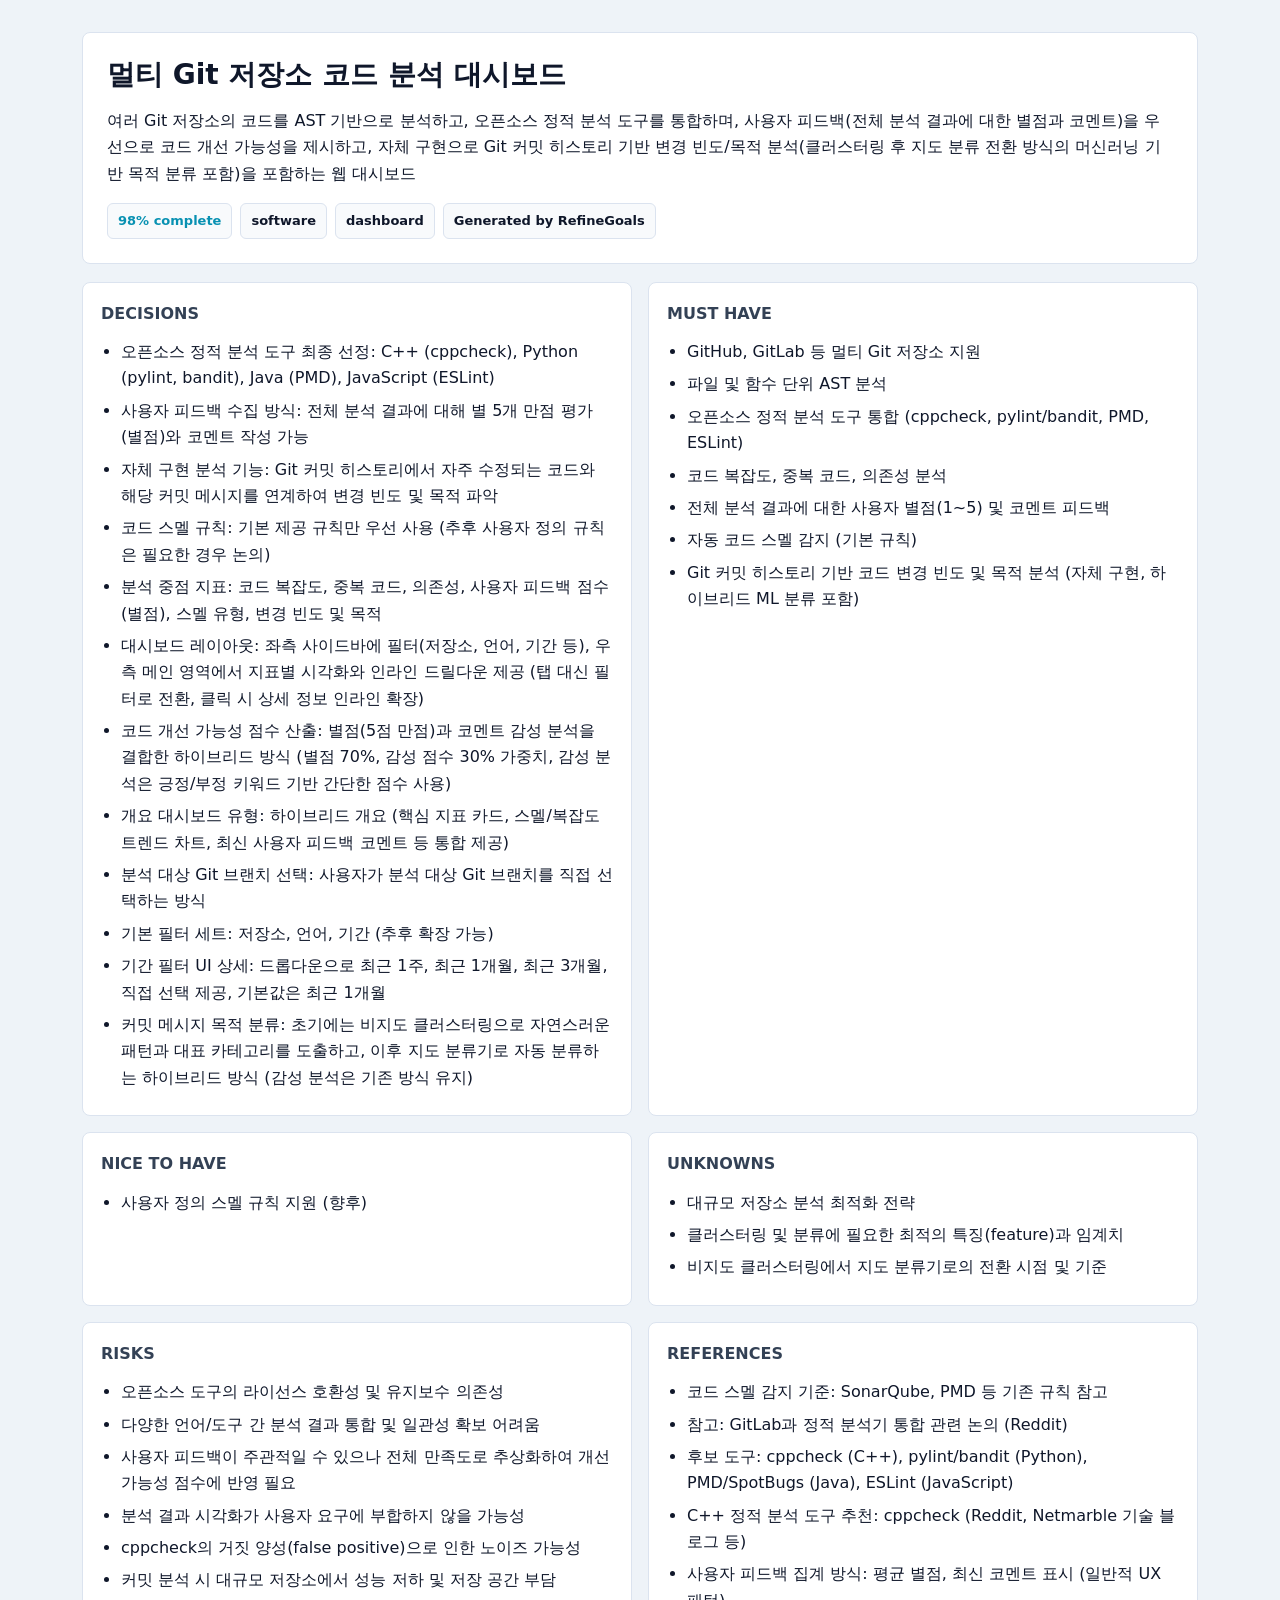
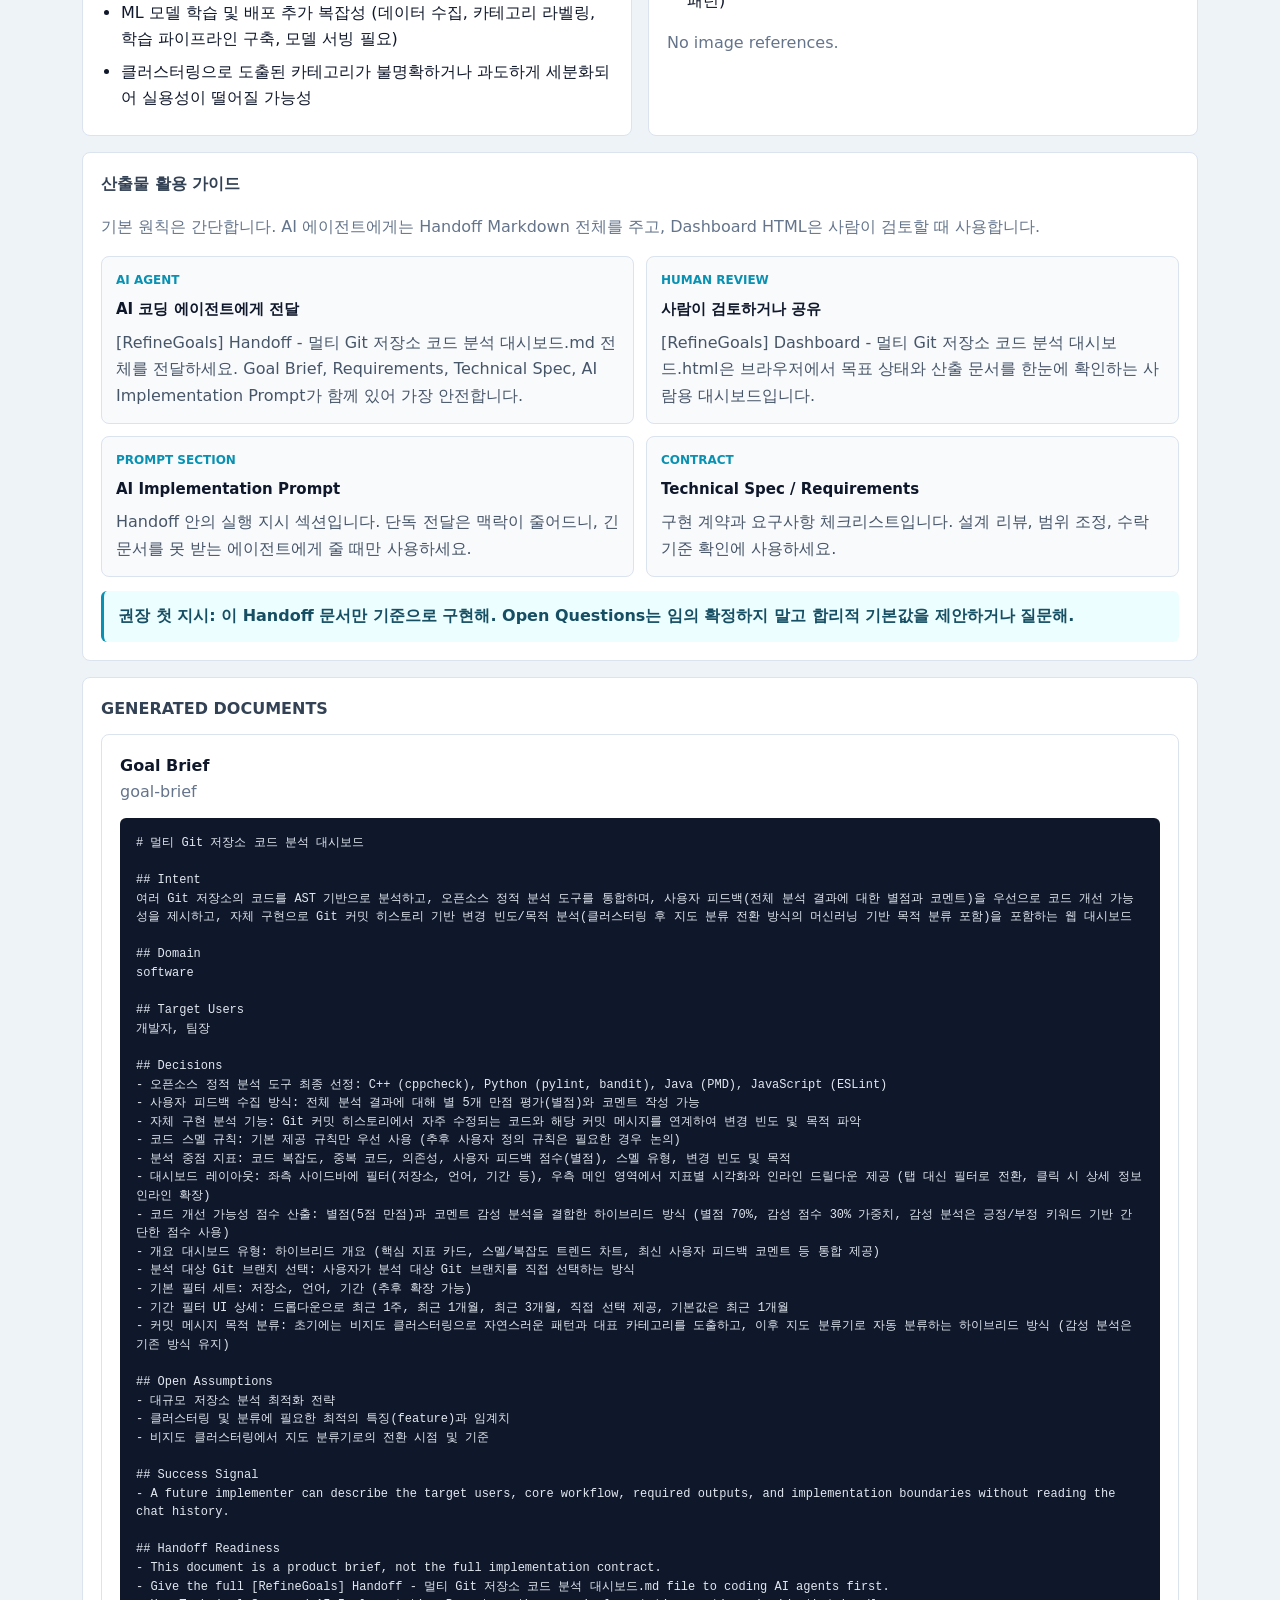
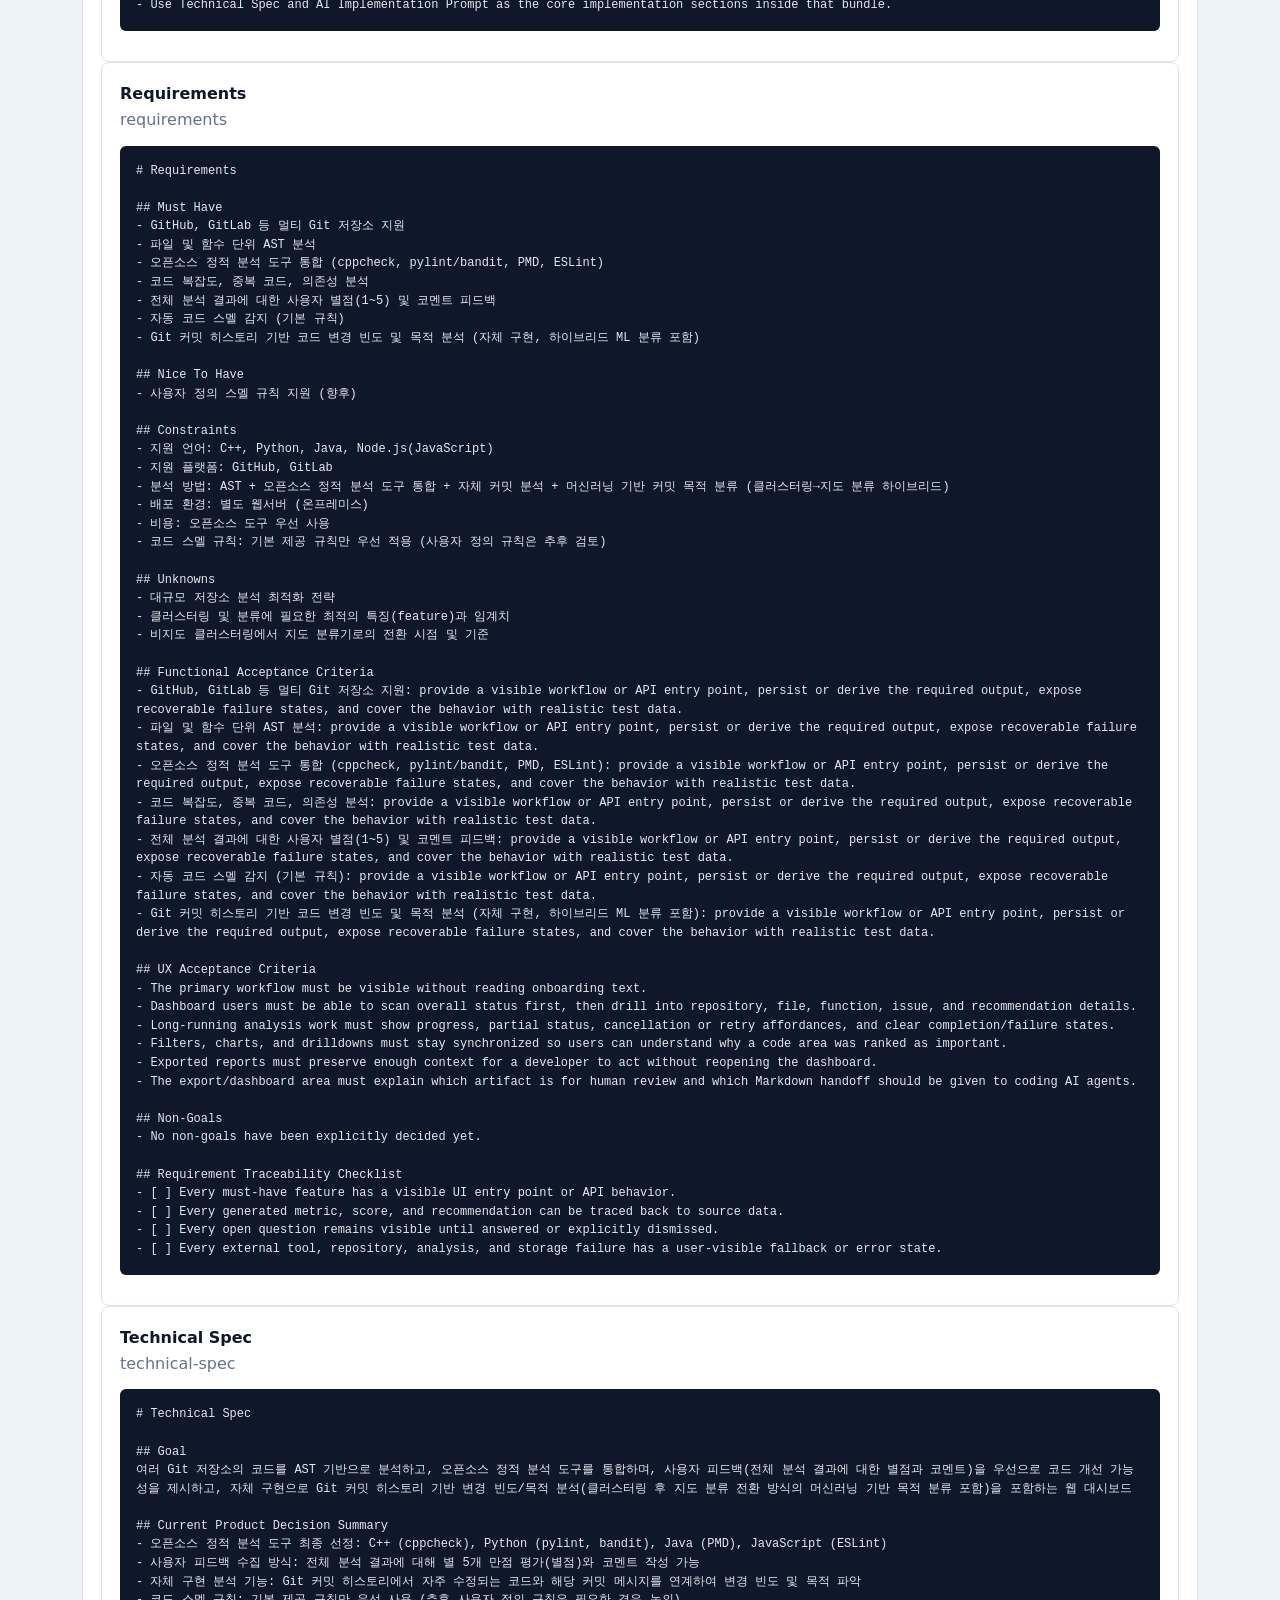
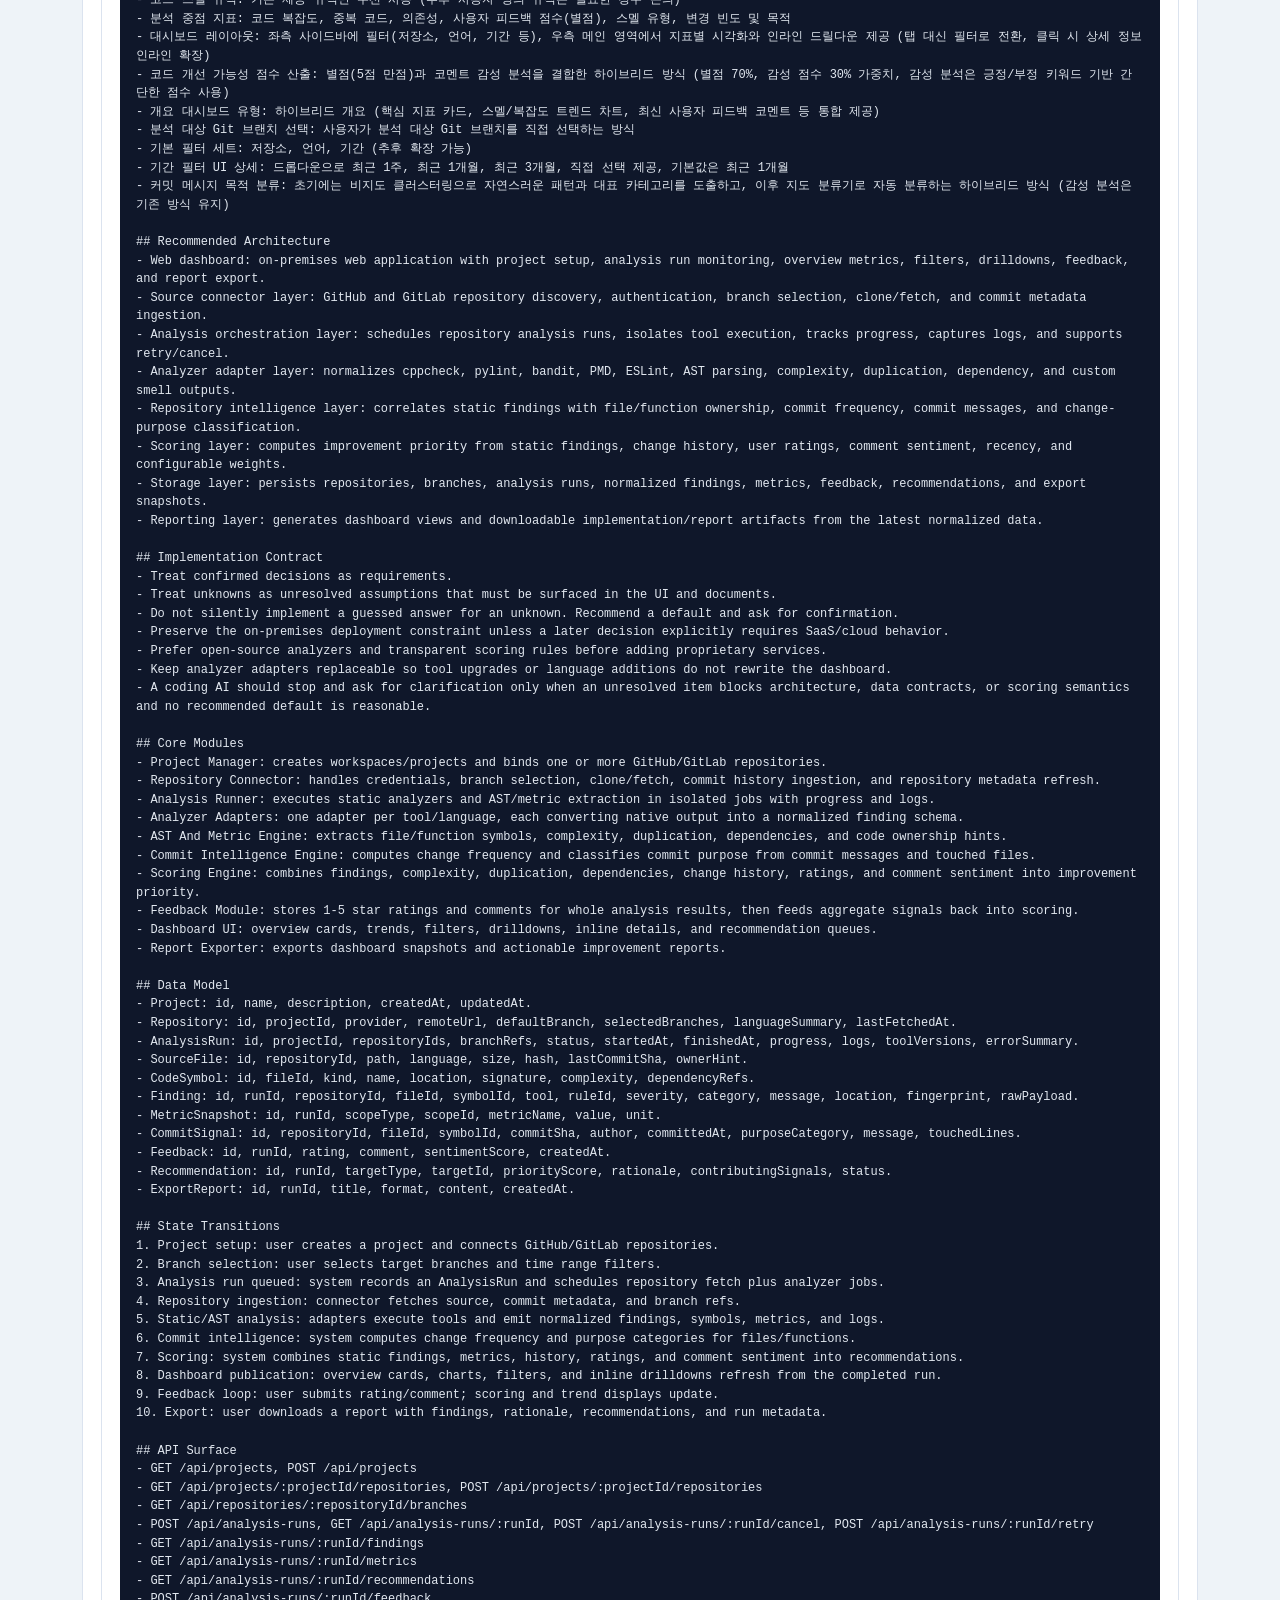
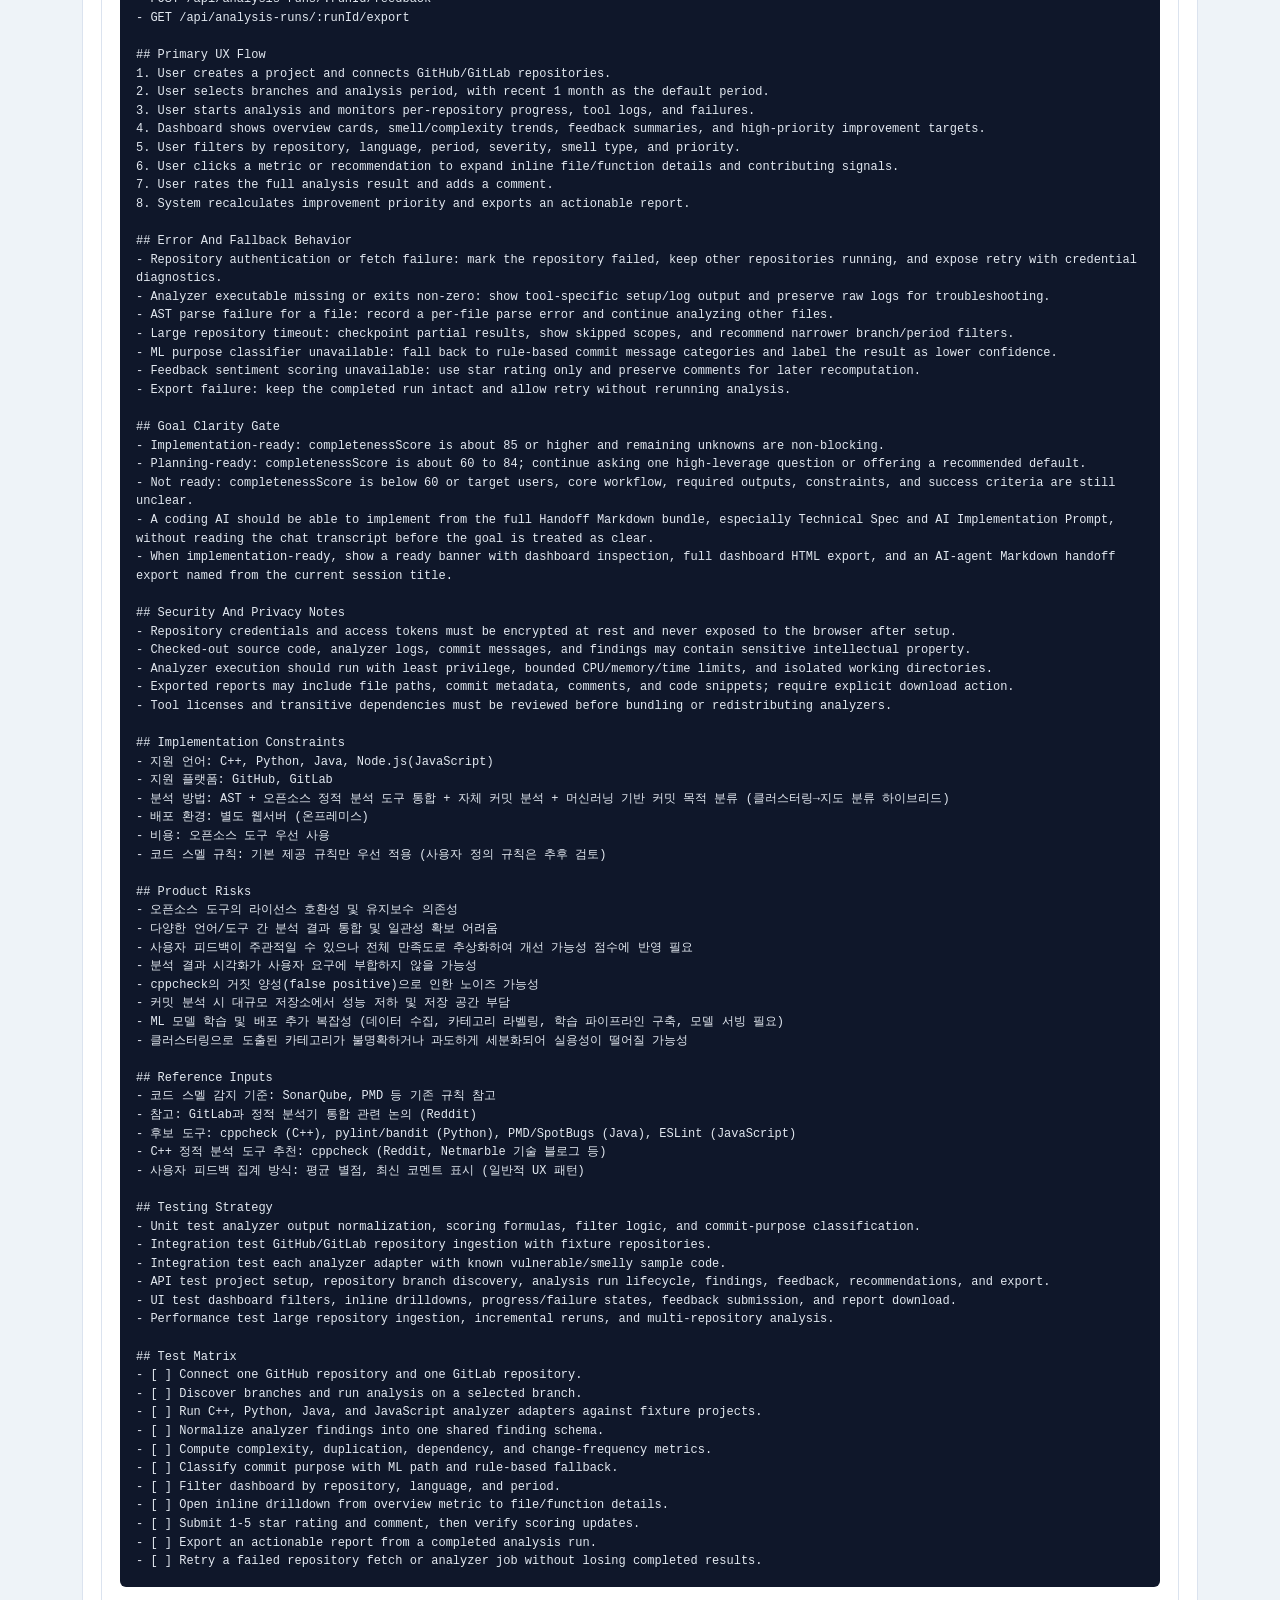
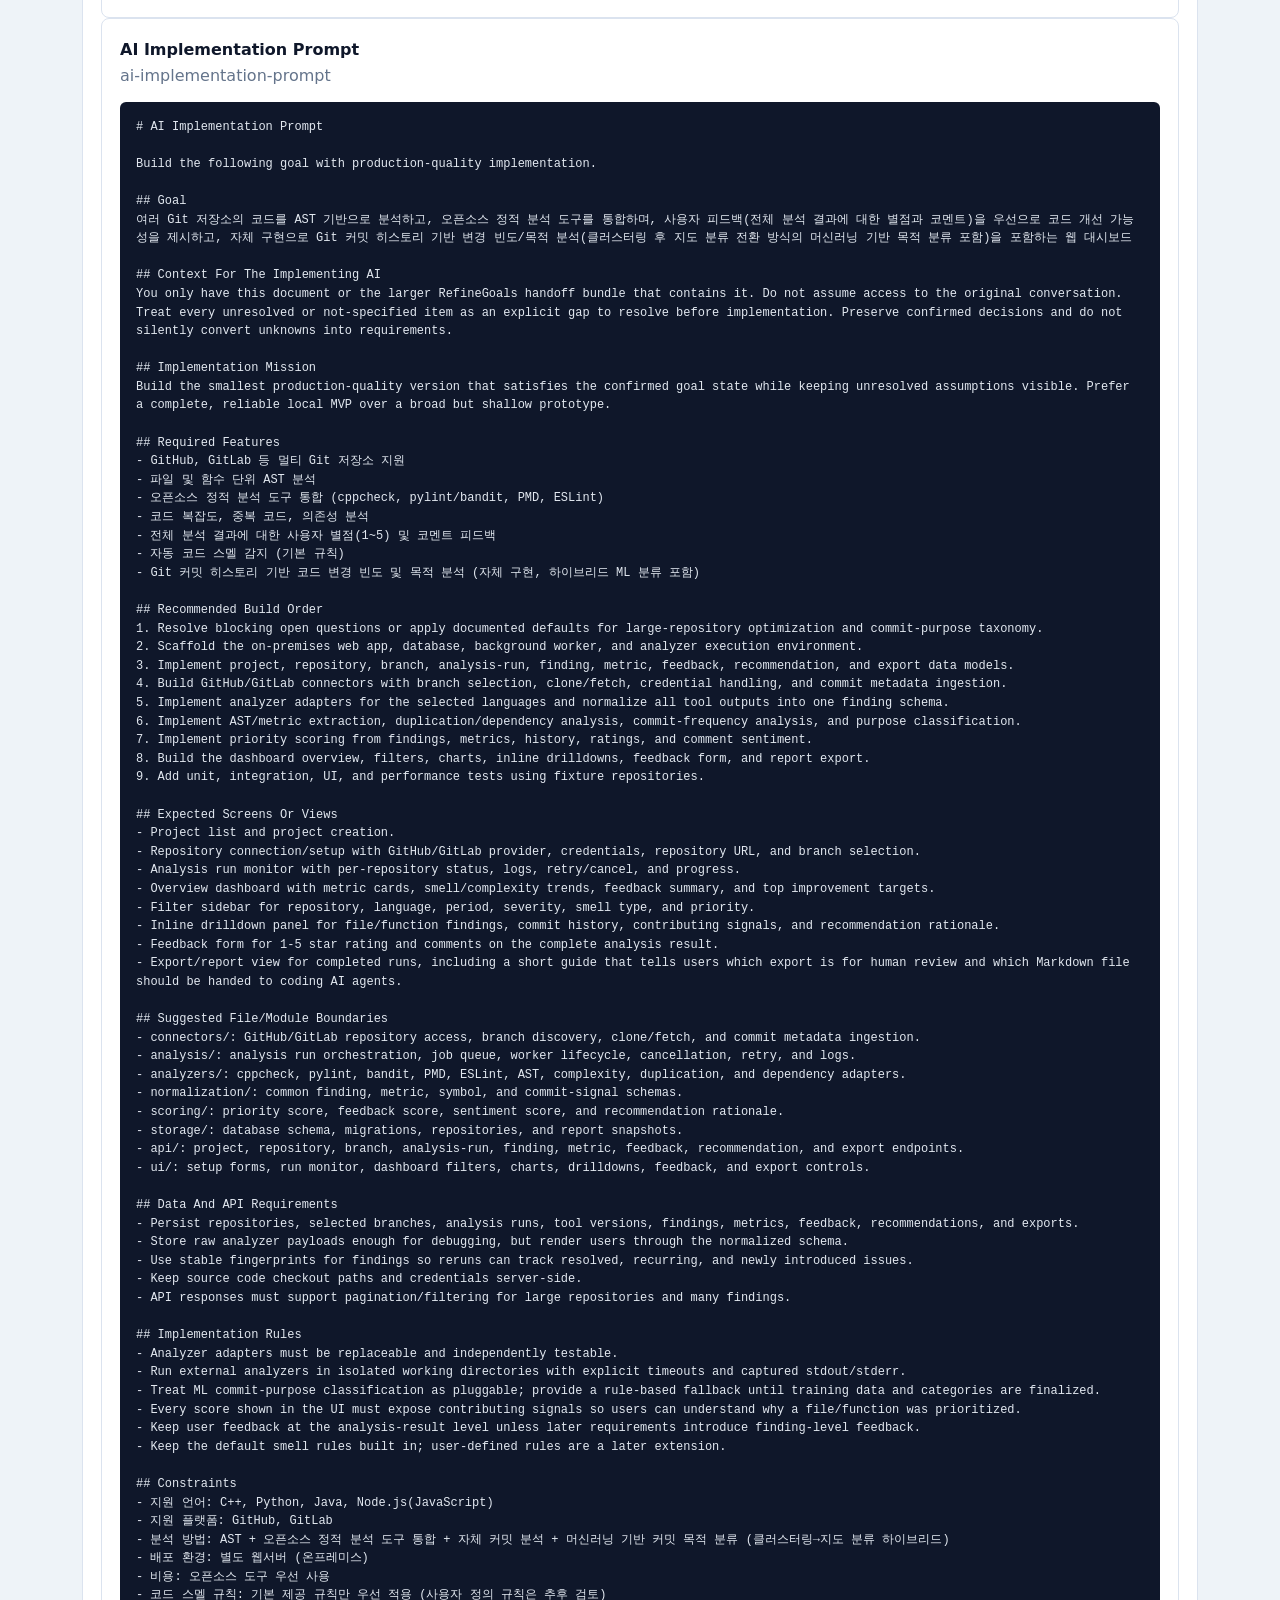
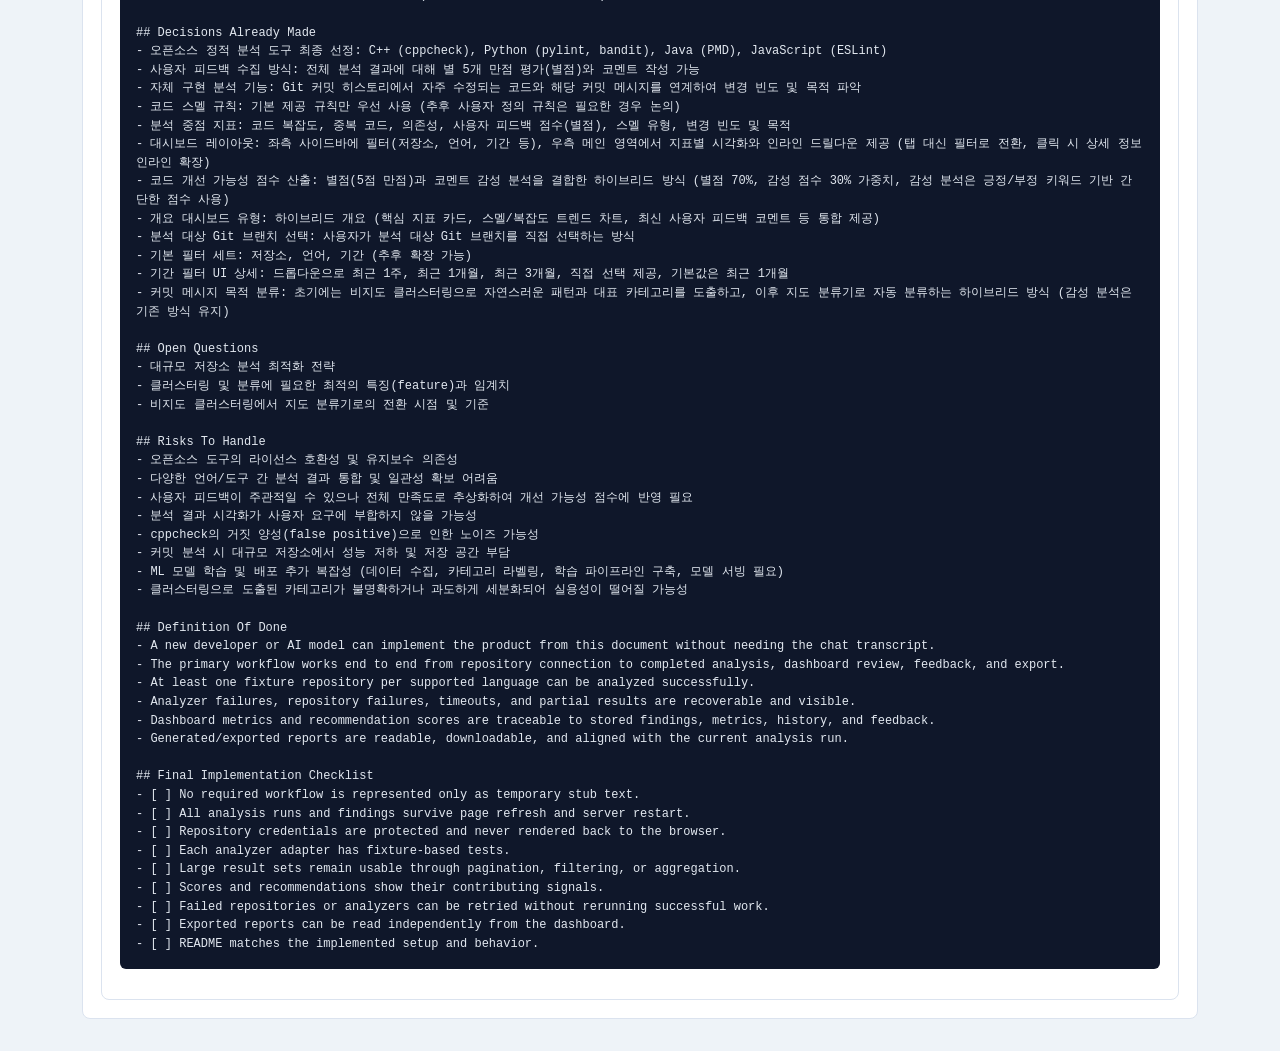
<file: refs/[RefineGoals] Dashboard - 멀티 Git 저장소 코드 분석 대시보드.html>
<!doctype html>
<html lang="ko">
<head>
  <meta charset="utf-8" />
  <meta name="viewport" content="width=device-width, initial-scale=1" />
  <title>[RefineGoals] Dashboard - 멀티 Git 저장소 코드 분석 대시보드</title>
  <style>
    :root { color-scheme: light; --ink: #0f172a; --muted: #64748b; --line: #dbe3ef; --panel: #f8fafc; --accent: #0891b2; }
    * { box-sizing: border-box; }
    body { margin: 0; background: #eef3f8; color: var(--ink); font-family: Inter, ui-sans-serif, system-ui, -apple-system, BlinkMacSystemFont, "Segoe UI", sans-serif; line-height: 1.65; }
    main { max-width: 1180px; margin: 0 auto; padding: 32px; }
    header { border: 1px solid var(--line); background: white; border-radius: 8px; padding: 24px; }
    h1 { margin: 0 0 10px; font-size: 28px; line-height: 1.25; }
    h2 { margin: 0 0 12px; font-size: 16px; text-transform: uppercase; letter-spacing: 0; color: #334155; }
    .meta { display: flex; flex-wrap: wrap; gap: 8px; margin-top: 16px; }
    .pill { border: 1px solid var(--line); border-radius: 6px; background: var(--panel); padding: 6px 10px; font-size: 13px; font-weight: 600; }
    .score { color: var(--accent); }
    .grid { display: grid; grid-template-columns: repeat(2, minmax(0, 1fr)); gap: 16px; margin-top: 18px; }
    .card, .doc { border: 1px solid var(--line); background: white; border-radius: 8px; padding: 18px; }
    .wide { grid-column: 1 / -1; }
    .guide-grid { display: grid; grid-template-columns: repeat(2, minmax(0, 1fr)); gap: 12px; margin-top: 14px; }
    .guide-item { border: 1px solid var(--line); border-radius: 8px; background: var(--panel); padding: 14px; }
    .guide-item h3 { margin: 6px 0 8px; font-size: 15px; }
    .guide-item p { margin: 0; color: #475569; }
    .guide-label { color: var(--accent); font-size: 12px; font-weight: 750; text-transform: uppercase; }
    .callout { margin-top: 14px; border-left: 3px solid var(--accent); background: #ecfeff; padding: 12px 14px; border-radius: 6px; color: #164e63; font-weight: 650; }
    ul { margin: 0; padding-left: 20px; }
    li { margin: 6px 0; }
    .muted, .doc-kind { color: var(--muted); }
    .doc-title { font-weight: 750; font-size: 16px; }
    pre { overflow: auto; white-space: pre-wrap; background: #0f172a; color: #e2e8f0; border-radius: 6px; padding: 16px; font-size: 12px; line-height: 1.55; }
    span { color: var(--muted); font-size: 12px; }
    @media (max-width: 820px) { main { padding: 16px; } .grid { grid-template-columns: 1fr; } }
  </style>
</head>
<body>
  <main>
    <header>
      <h1>멀티 Git 저장소 코드 분석 대시보드</h1>
      <p>여러 Git 저장소의 코드를 AST 기반으로 분석하고, 오픈소스 정적 분석 도구를 통합하며, 사용자 피드백(전체 분석 결과에 대한 별점과 코멘트)을 우선으로 코드 개선 가능성을 제시하고, 자체 구현으로 Git 커밋 히스토리 기반 변경 빈도/목적 분석(클러스터링 후 지도 분류 전환 방식의 머신러닝 기반 목적 분류 포함)을 포함하는 웹 대시보드</p>
      <div class="meta">
        <div class="pill score">98% complete</div>
        <div class="pill">software</div>
        <div class="pill">dashboard</div>
        <div class="pill">Generated by RefineGoals</div>
      </div>
    </header>
    <section class="grid">
      <article class="card"><h2>Decisions</h2><ul><li>오픈소스 정적 분석 도구 최종 선정: C++ (cppcheck), Python (pylint, bandit), Java (PMD), JavaScript (ESLint)</li><li>사용자 피드백 수집 방식: 전체 분석 결과에 대해 별 5개 만점 평가(별점)와 코멘트 작성 가능</li><li>자체 구현 분석 기능: Git 커밋 히스토리에서 자주 수정되는 코드와 해당 커밋 메시지를 연계하여 변경 빈도 및 목적 파악</li><li>코드 스멜 규칙: 기본 제공 규칙만 우선 사용 (추후 사용자 정의 규칙은 필요한 경우 논의)</li><li>분석 중점 지표: 코드 복잡도, 중복 코드, 의존성, 사용자 피드백 점수(별점), 스멜 유형, 변경 빈도 및 목적</li><li>대시보드 레이아웃: 좌측 사이드바에 필터(저장소, 언어, 기간 등), 우측 메인 영역에서 지표별 시각화와 인라인 드릴다운 제공 (탭 대신 필터로 전환, 클릭 시 상세 정보 인라인 확장)</li><li>코드 개선 가능성 점수 산출: 별점(5점 만점)과 코멘트 감성 분석을 결합한 하이브리드 방식 (별점 70%, 감성 점수 30% 가중치, 감성 분석은 긍정/부정 키워드 기반 간단한 점수 사용)</li><li>개요 대시보드 유형: 하이브리드 개요 (핵심 지표 카드, 스멜/복잡도 트렌드 차트, 최신 사용자 피드백 코멘트 등 통합 제공)</li><li>분석 대상 Git 브랜치 선택: 사용자가 분석 대상 Git 브랜치를 직접 선택하는 방식</li><li>기본 필터 세트: 저장소, 언어, 기간 (추후 확장 가능)</li><li>기간 필터 UI 상세: 드롭다운으로 최근 1주, 최근 1개월, 최근 3개월, 직접 선택 제공, 기본값은 최근 1개월</li><li>커밋 메시지 목적 분류: 초기에는 비지도 클러스터링으로 자연스러운 패턴과 대표 카테고리를 도출하고, 이후 지도 분류기로 자동 분류하는 하이브리드 방식 (감성 분석은 기존 방식 유지)</li></ul></article>
      <article class="card"><h2>Must Have</h2><ul><li>GitHub, GitLab 등 멀티 Git 저장소 지원</li><li>파일 및 함수 단위 AST 분석</li><li>오픈소스 정적 분석 도구 통합 (cppcheck, pylint/bandit, PMD, ESLint)</li><li>코드 복잡도, 중복 코드, 의존성 분석</li><li>전체 분석 결과에 대한 사용자 별점(1~5) 및 코멘트 피드백</li><li>자동 코드 스멜 감지 (기본 규칙)</li><li>Git 커밋 히스토리 기반 코드 변경 빈도 및 목적 분석 (자체 구현, 하이브리드 ML 분류 포함)</li></ul></article>
      <article class="card"><h2>Nice To Have</h2><ul><li>사용자 정의 스멜 규칙 지원 (향후)</li></ul></article>
      <article class="card"><h2>Unknowns</h2><ul><li>대규모 저장소 분석 최적화 전략</li><li>클러스터링 및 분류에 필요한 최적의 특징(feature)과 임계치</li><li>비지도 클러스터링에서 지도 분류기로의 전환 시점 및 기준</li></ul></article>
      <article class="card"><h2>Risks</h2><ul><li>오픈소스 도구의 라이선스 호환성 및 유지보수 의존성</li><li>다양한 언어/도구 간 분석 결과 통합 및 일관성 확보 어려움</li><li>사용자 피드백이 주관적일 수 있으나 전체 만족도로 추상화하여 개선 가능성 점수에 반영 필요</li><li>분석 결과 시각화가 사용자 요구에 부합하지 않을 가능성</li><li>cppcheck의 거짓 양성(false positive)으로 인한 노이즈 가능성</li><li>커밋 분석 시 대규모 저장소에서 성능 저하 및 저장 공간 부담</li><li>ML 모델 학습 및 배포 추가 복잡성 (데이터 수집, 카테고리 라벨링, 학습 파이프라인 구축, 모델 서빙 필요)</li><li>클러스터링으로 도출된 카테고리가 불명확하거나 과도하게 세분화되어 실용성이 떨어질 가능성</li></ul></article>
      <article class="card"><h2>References</h2><ul><li>코드 스멜 감지 기준: SonarQube, PMD 등 기존 규칙 참고</li><li>참고: GitLab과 정적 분석기 통합 관련 논의 (Reddit)</li><li>후보 도구: cppcheck (C++), pylint/bandit (Python), PMD/SpotBugs (Java), ESLint (JavaScript)</li><li>C++ 정적 분석 도구 추천: cppcheck (Reddit, Netmarble 기술 블로그 등)</li><li>사용자 피드백 집계 방식: 평균 별점, 최신 코멘트 표시 (일반적 UX 패턴)</li></ul><p class="muted">No image references.</p></article>
      <article class="wide card">
    <h2>산출물 활용 가이드</h2>
    <p class="muted">기본 원칙은 간단합니다. AI 에이전트에게는 Handoff Markdown 전체를 주고, Dashboard HTML은 사람이 검토할 때 사용합니다.</p>
    <div class="guide-grid"><div class="guide-item">
        <div class="guide-label">AI agent</div>
        <h3>AI 코딩 에이전트에게 전달</h3>
        <p>[RefineGoals] Handoff - 멀티 Git 저장소 코드 분석 대시보드.md 전체를 전달하세요. Goal Brief, Requirements, Technical Spec, AI Implementation Prompt가 함께 있어 가장 안전합니다.</p>
      </div><div class="guide-item">
        <div class="guide-label">Human review</div>
        <h3>사람이 검토하거나 공유</h3>
        <p>[RefineGoals] Dashboard - 멀티 Git 저장소 코드 분석 대시보드.html은 브라우저에서 목표 상태와 산출 문서를 한눈에 확인하는 사람용 대시보드입니다.</p>
      </div><div class="guide-item">
        <div class="guide-label">Prompt section</div>
        <h3>AI Implementation Prompt</h3>
        <p>Handoff 안의 실행 지시 섹션입니다. 단독 전달은 맥락이 줄어드니, 긴 문서를 못 받는 에이전트에게 줄 때만 사용하세요.</p>
      </div><div class="guide-item">
        <div class="guide-label">Contract</div>
        <h3>Technical Spec / Requirements</h3>
        <p>구현 계약과 요구사항 체크리스트입니다. 설계 리뷰, 범위 조정, 수락 기준 확인에 사용하세요.</p>
      </div></div>
    <div class="callout">권장 첫 지시: 이 Handoff 문서만 기준으로 구현해. Open Questions는 임의 확정하지 말고 합리적 기본값을 제안하거나 질문해.</div>
  </article>
      <article class="wide card"><h2>Generated Documents</h2><section class="doc">
              <div class="doc-title">Goal Brief</div>
              <div class="doc-kind">goal-brief</div>
              <pre># 멀티 Git 저장소 코드 분석 대시보드

## Intent
여러 Git 저장소의 코드를 AST 기반으로 분석하고, 오픈소스 정적 분석 도구를 통합하며, 사용자 피드백(전체 분석 결과에 대한 별점과 코멘트)을 우선으로 코드 개선 가능성을 제시하고, 자체 구현으로 Git 커밋 히스토리 기반 변경 빈도/목적 분석(클러스터링 후 지도 분류 전환 방식의 머신러닝 기반 목적 분류 포함)을 포함하는 웹 대시보드

## Domain
software

## Target Users
개발자, 팀장

## Decisions
- 오픈소스 정적 분석 도구 최종 선정: C++ (cppcheck), Python (pylint, bandit), Java (PMD), JavaScript (ESLint)
- 사용자 피드백 수집 방식: 전체 분석 결과에 대해 별 5개 만점 평가(별점)와 코멘트 작성 가능
- 자체 구현 분석 기능: Git 커밋 히스토리에서 자주 수정되는 코드와 해당 커밋 메시지를 연계하여 변경 빈도 및 목적 파악
- 코드 스멜 규칙: 기본 제공 규칙만 우선 사용 (추후 사용자 정의 규칙은 필요한 경우 논의)
- 분석 중점 지표: 코드 복잡도, 중복 코드, 의존성, 사용자 피드백 점수(별점), 스멜 유형, 변경 빈도 및 목적
- 대시보드 레이아웃: 좌측 사이드바에 필터(저장소, 언어, 기간 등), 우측 메인 영역에서 지표별 시각화와 인라인 드릴다운 제공 (탭 대신 필터로 전환, 클릭 시 상세 정보 인라인 확장)
- 코드 개선 가능성 점수 산출: 별점(5점 만점)과 코멘트 감성 분석을 결합한 하이브리드 방식 (별점 70%, 감성 점수 30% 가중치, 감성 분석은 긍정/부정 키워드 기반 간단한 점수 사용)
- 개요 대시보드 유형: 하이브리드 개요 (핵심 지표 카드, 스멜/복잡도 트렌드 차트, 최신 사용자 피드백 코멘트 등 통합 제공)
- 분석 대상 Git 브랜치 선택: 사용자가 분석 대상 Git 브랜치를 직접 선택하는 방식
- 기본 필터 세트: 저장소, 언어, 기간 (추후 확장 가능)
- 기간 필터 UI 상세: 드롭다운으로 최근 1주, 최근 1개월, 최근 3개월, 직접 선택 제공, 기본값은 최근 1개월
- 커밋 메시지 목적 분류: 초기에는 비지도 클러스터링으로 자연스러운 패턴과 대표 카테고리를 도출하고, 이후 지도 분류기로 자동 분류하는 하이브리드 방식 (감성 분석은 기존 방식 유지)

## Open Assumptions
- 대규모 저장소 분석 최적화 전략
- 클러스터링 및 분류에 필요한 최적의 특징(feature)과 임계치
- 비지도 클러스터링에서 지도 분류기로의 전환 시점 및 기준

## Success Signal
- A future implementer can describe the target users, core workflow, required outputs, and implementation boundaries without reading the chat history.

## Handoff Readiness
- This document is a product brief, not the full implementation contract.
- Give the full [RefineGoals] Handoff - 멀티 Git 저장소 코드 분석 대시보드.md file to coding AI agents first.
- Use Technical Spec and AI Implementation Prompt as the core implementation sections inside that bundle.
</pre>
            </section><section class="doc">
              <div class="doc-title">Requirements</div>
              <div class="doc-kind">requirements</div>
              <pre># Requirements

## Must Have
- GitHub, GitLab 등 멀티 Git 저장소 지원
- 파일 및 함수 단위 AST 분석
- 오픈소스 정적 분석 도구 통합 (cppcheck, pylint/bandit, PMD, ESLint)
- 코드 복잡도, 중복 코드, 의존성 분석
- 전체 분석 결과에 대한 사용자 별점(1~5) 및 코멘트 피드백
- 자동 코드 스멜 감지 (기본 규칙)
- Git 커밋 히스토리 기반 코드 변경 빈도 및 목적 분석 (자체 구현, 하이브리드 ML 분류 포함)

## Nice To Have
- 사용자 정의 스멜 규칙 지원 (향후)

## Constraints
- 지원 언어: C++, Python, Java, Node.js(JavaScript)
- 지원 플랫폼: GitHub, GitLab
- 분석 방법: AST + 오픈소스 정적 분석 도구 통합 + 자체 커밋 분석 + 머신러닝 기반 커밋 목적 분류 (클러스터링→지도 분류 하이브리드)
- 배포 환경: 별도 웹서버 (온프레미스)
- 비용: 오픈소스 도구 우선 사용
- 코드 스멜 규칙: 기본 제공 규칙만 우선 적용 (사용자 정의 규칙은 추후 검토)

## Unknowns
- 대규모 저장소 분석 최적화 전략
- 클러스터링 및 분류에 필요한 최적의 특징(feature)과 임계치
- 비지도 클러스터링에서 지도 분류기로의 전환 시점 및 기준

## Functional Acceptance Criteria
- GitHub, GitLab 등 멀티 Git 저장소 지원: provide a visible workflow or API entry point, persist or derive the required output, expose recoverable failure states, and cover the behavior with realistic test data.
- 파일 및 함수 단위 AST 분석: provide a visible workflow or API entry point, persist or derive the required output, expose recoverable failure states, and cover the behavior with realistic test data.
- 오픈소스 정적 분석 도구 통합 (cppcheck, pylint/bandit, PMD, ESLint): provide a visible workflow or API entry point, persist or derive the required output, expose recoverable failure states, and cover the behavior with realistic test data.
- 코드 복잡도, 중복 코드, 의존성 분석: provide a visible workflow or API entry point, persist or derive the required output, expose recoverable failure states, and cover the behavior with realistic test data.
- 전체 분석 결과에 대한 사용자 별점(1~5) 및 코멘트 피드백: provide a visible workflow or API entry point, persist or derive the required output, expose recoverable failure states, and cover the behavior with realistic test data.
- 자동 코드 스멜 감지 (기본 규칙): provide a visible workflow or API entry point, persist or derive the required output, expose recoverable failure states, and cover the behavior with realistic test data.
- Git 커밋 히스토리 기반 코드 변경 빈도 및 목적 분석 (자체 구현, 하이브리드 ML 분류 포함): provide a visible workflow or API entry point, persist or derive the required output, expose recoverable failure states, and cover the behavior with realistic test data.

## UX Acceptance Criteria
- The primary workflow must be visible without reading onboarding text.
- Dashboard users must be able to scan overall status first, then drill into repository, file, function, issue, and recommendation details.
- Long-running analysis work must show progress, partial status, cancellation or retry affordances, and clear completion/failure states.
- Filters, charts, and drilldowns must stay synchronized so users can understand why a code area was ranked as important.
- Exported reports must preserve enough context for a developer to act without reopening the dashboard.
- The export/dashboard area must explain which artifact is for human review and which Markdown handoff should be given to coding AI agents.

## Non-Goals
- No non-goals have been explicitly decided yet.

## Requirement Traceability Checklist
- [ ] Every must-have feature has a visible UI entry point or API behavior.
- [ ] Every generated metric, score, and recommendation can be traced back to source data.
- [ ] Every open question remains visible until answered or explicitly dismissed.
- [ ] Every external tool, repository, analysis, and storage failure has a user-visible fallback or error state.
</pre>
            </section><section class="doc">
              <div class="doc-title">Technical Spec</div>
              <div class="doc-kind">technical-spec</div>
              <pre># Technical Spec

## Goal
여러 Git 저장소의 코드를 AST 기반으로 분석하고, 오픈소스 정적 분석 도구를 통합하며, 사용자 피드백(전체 분석 결과에 대한 별점과 코멘트)을 우선으로 코드 개선 가능성을 제시하고, 자체 구현으로 Git 커밋 히스토리 기반 변경 빈도/목적 분석(클러스터링 후 지도 분류 전환 방식의 머신러닝 기반 목적 분류 포함)을 포함하는 웹 대시보드

## Current Product Decision Summary
- 오픈소스 정적 분석 도구 최종 선정: C++ (cppcheck), Python (pylint, bandit), Java (PMD), JavaScript (ESLint)
- 사용자 피드백 수집 방식: 전체 분석 결과에 대해 별 5개 만점 평가(별점)와 코멘트 작성 가능
- 자체 구현 분석 기능: Git 커밋 히스토리에서 자주 수정되는 코드와 해당 커밋 메시지를 연계하여 변경 빈도 및 목적 파악
- 코드 스멜 규칙: 기본 제공 규칙만 우선 사용 (추후 사용자 정의 규칙은 필요한 경우 논의)
- 분석 중점 지표: 코드 복잡도, 중복 코드, 의존성, 사용자 피드백 점수(별점), 스멜 유형, 변경 빈도 및 목적
- 대시보드 레이아웃: 좌측 사이드바에 필터(저장소, 언어, 기간 등), 우측 메인 영역에서 지표별 시각화와 인라인 드릴다운 제공 (탭 대신 필터로 전환, 클릭 시 상세 정보 인라인 확장)
- 코드 개선 가능성 점수 산출: 별점(5점 만점)과 코멘트 감성 분석을 결합한 하이브리드 방식 (별점 70%, 감성 점수 30% 가중치, 감성 분석은 긍정/부정 키워드 기반 간단한 점수 사용)
- 개요 대시보드 유형: 하이브리드 개요 (핵심 지표 카드, 스멜/복잡도 트렌드 차트, 최신 사용자 피드백 코멘트 등 통합 제공)
- 분석 대상 Git 브랜치 선택: 사용자가 분석 대상 Git 브랜치를 직접 선택하는 방식
- 기본 필터 세트: 저장소, 언어, 기간 (추후 확장 가능)
- 기간 필터 UI 상세: 드롭다운으로 최근 1주, 최근 1개월, 최근 3개월, 직접 선택 제공, 기본값은 최근 1개월
- 커밋 메시지 목적 분류: 초기에는 비지도 클러스터링으로 자연스러운 패턴과 대표 카테고리를 도출하고, 이후 지도 분류기로 자동 분류하는 하이브리드 방식 (감성 분석은 기존 방식 유지)

## Recommended Architecture
- Web dashboard: on-premises web application with project setup, analysis run monitoring, overview metrics, filters, drilldowns, feedback, and report export.
- Source connector layer: GitHub and GitLab repository discovery, authentication, branch selection, clone/fetch, and commit metadata ingestion.
- Analysis orchestration layer: schedules repository analysis runs, isolates tool execution, tracks progress, captures logs, and supports retry/cancel.
- Analyzer adapter layer: normalizes cppcheck, pylint, bandit, PMD, ESLint, AST parsing, complexity, duplication, dependency, and custom smell outputs.
- Repository intelligence layer: correlates static findings with file/function ownership, commit frequency, commit messages, and change-purpose classification.
- Scoring layer: computes improvement priority from static findings, change history, user ratings, comment sentiment, recency, and configurable weights.
- Storage layer: persists repositories, branches, analysis runs, normalized findings, metrics, feedback, recommendations, and export snapshots.
- Reporting layer: generates dashboard views and downloadable implementation/report artifacts from the latest normalized data.

## Implementation Contract
- Treat confirmed decisions as requirements.
- Treat unknowns as unresolved assumptions that must be surfaced in the UI and documents.
- Do not silently implement a guessed answer for an unknown. Recommend a default and ask for confirmation.
- Preserve the on-premises deployment constraint unless a later decision explicitly requires SaaS/cloud behavior.
- Prefer open-source analyzers and transparent scoring rules before adding proprietary services.
- Keep analyzer adapters replaceable so tool upgrades or language additions do not rewrite the dashboard.
- A coding AI should stop and ask for clarification only when an unresolved item blocks architecture, data contracts, or scoring semantics and no recommended default is reasonable.

## Core Modules
- Project Manager: creates workspaces/projects and binds one or more GitHub/GitLab repositories.
- Repository Connector: handles credentials, branch selection, clone/fetch, commit history ingestion, and repository metadata refresh.
- Analysis Runner: executes static analyzers and AST/metric extraction in isolated jobs with progress and logs.
- Analyzer Adapters: one adapter per tool/language, each converting native output into a normalized finding schema.
- AST And Metric Engine: extracts file/function symbols, complexity, duplication, dependencies, and code ownership hints.
- Commit Intelligence Engine: computes change frequency and classifies commit purpose from commit messages and touched files.
- Scoring Engine: combines findings, complexity, duplication, dependencies, change history, ratings, and comment sentiment into improvement priority.
- Feedback Module: stores 1-5 star ratings and comments for whole analysis results, then feeds aggregate signals back into scoring.
- Dashboard UI: overview cards, trends, filters, drilldowns, inline details, and recommendation queues.
- Report Exporter: exports dashboard snapshots and actionable improvement reports.

## Data Model
- Project: id, name, description, createdAt, updatedAt.
- Repository: id, projectId, provider, remoteUrl, defaultBranch, selectedBranches, languageSummary, lastFetchedAt.
- AnalysisRun: id, projectId, repositoryIds, branchRefs, status, startedAt, finishedAt, progress, logs, toolVersions, errorSummary.
- SourceFile: id, repositoryId, path, language, size, hash, lastCommitSha, ownerHint.
- CodeSymbol: id, fileId, kind, name, location, signature, complexity, dependencyRefs.
- Finding: id, runId, repositoryId, fileId, symbolId, tool, ruleId, severity, category, message, location, fingerprint, rawPayload.
- MetricSnapshot: id, runId, scopeType, scopeId, metricName, value, unit.
- CommitSignal: id, repositoryId, fileId, symbolId, commitSha, author, committedAt, purposeCategory, message, touchedLines.
- Feedback: id, runId, rating, comment, sentimentScore, createdAt.
- Recommendation: id, runId, targetType, targetId, priorityScore, rationale, contributingSignals, status.
- ExportReport: id, runId, title, format, content, createdAt.

## State Transitions
1. Project setup: user creates a project and connects GitHub/GitLab repositories.
2. Branch selection: user selects target branches and time range filters.
3. Analysis run queued: system records an AnalysisRun and schedules repository fetch plus analyzer jobs.
4. Repository ingestion: connector fetches source, commit metadata, and branch refs.
5. Static/AST analysis: adapters execute tools and emit normalized findings, symbols, metrics, and logs.
6. Commit intelligence: system computes change frequency and purpose categories for files/functions.
7. Scoring: system combines static findings, metrics, history, ratings, and comment sentiment into recommendations.
8. Dashboard publication: overview cards, charts, filters, and inline drilldowns refresh from the completed run.
9. Feedback loop: user submits rating/comment; scoring and trend displays update.
10. Export: user downloads a report with findings, rationale, recommendations, and run metadata.

## API Surface
- GET /api/projects, POST /api/projects
- GET /api/projects/:projectId/repositories, POST /api/projects/:projectId/repositories
- GET /api/repositories/:repositoryId/branches
- POST /api/analysis-runs, GET /api/analysis-runs/:runId, POST /api/analysis-runs/:runId/cancel, POST /api/analysis-runs/:runId/retry
- GET /api/analysis-runs/:runId/findings
- GET /api/analysis-runs/:runId/metrics
- GET /api/analysis-runs/:runId/recommendations
- POST /api/analysis-runs/:runId/feedback
- GET /api/analysis-runs/:runId/export

## Primary UX Flow
1. User creates a project and connects GitHub/GitLab repositories.
2. User selects branches and analysis period, with recent 1 month as the default period.
3. User starts analysis and monitors per-repository progress, tool logs, and failures.
4. Dashboard shows overview cards, smell/complexity trends, feedback summaries, and high-priority improvement targets.
5. User filters by repository, language, period, severity, smell type, and priority.
6. User clicks a metric or recommendation to expand inline file/function details and contributing signals.
7. User rates the full analysis result and adds a comment.
8. System recalculates improvement priority and exports an actionable report.

## Error And Fallback Behavior
- Repository authentication or fetch failure: mark the repository failed, keep other repositories running, and expose retry with credential diagnostics.
- Analyzer executable missing or exits non-zero: show tool-specific setup/log output and preserve raw logs for troubleshooting.
- AST parse failure for a file: record a per-file parse error and continue analyzing other files.
- Large repository timeout: checkpoint partial results, show skipped scopes, and recommend narrower branch/period filters.
- ML purpose classifier unavailable: fall back to rule-based commit message categories and label the result as lower confidence.
- Feedback sentiment scoring unavailable: use star rating only and preserve comments for later recomputation.
- Export failure: keep the completed run intact and allow retry without rerunning analysis.

## Goal Clarity Gate
- Implementation-ready: completenessScore is about 85 or higher and remaining unknowns are non-blocking.
- Planning-ready: completenessScore is about 60 to 84; continue asking one high-leverage question or offering a recommended default.
- Not ready: completenessScore is below 60 or target users, core workflow, required outputs, constraints, and success criteria are still unclear.
- A coding AI should be able to implement from the full Handoff Markdown bundle, especially Technical Spec and AI Implementation Prompt, without reading the chat transcript before the goal is treated as clear.
- When implementation-ready, show a ready banner with dashboard inspection, full dashboard HTML export, and an AI-agent Markdown handoff export named from the current session title.

## Security And Privacy Notes
- Repository credentials and access tokens must be encrypted at rest and never exposed to the browser after setup.
- Checked-out source code, analyzer logs, commit messages, and findings may contain sensitive intellectual property.
- Analyzer execution should run with least privilege, bounded CPU/memory/time limits, and isolated working directories.
- Exported reports may include file paths, commit metadata, comments, and code snippets; require explicit download action.
- Tool licenses and transitive dependencies must be reviewed before bundling or redistributing analyzers.

## Implementation Constraints
- 지원 언어: C++, Python, Java, Node.js(JavaScript)
- 지원 플랫폼: GitHub, GitLab
- 분석 방법: AST + 오픈소스 정적 분석 도구 통합 + 자체 커밋 분석 + 머신러닝 기반 커밋 목적 분류 (클러스터링→지도 분류 하이브리드)
- 배포 환경: 별도 웹서버 (온프레미스)
- 비용: 오픈소스 도구 우선 사용
- 코드 스멜 규칙: 기본 제공 규칙만 우선 적용 (사용자 정의 규칙은 추후 검토)

## Product Risks
- 오픈소스 도구의 라이선스 호환성 및 유지보수 의존성
- 다양한 언어/도구 간 분석 결과 통합 및 일관성 확보 어려움
- 사용자 피드백이 주관적일 수 있으나 전체 만족도로 추상화하여 개선 가능성 점수에 반영 필요
- 분석 결과 시각화가 사용자 요구에 부합하지 않을 가능성
- cppcheck의 거짓 양성(false positive)으로 인한 노이즈 가능성
- 커밋 분석 시 대규모 저장소에서 성능 저하 및 저장 공간 부담
- ML 모델 학습 및 배포 추가 복잡성 (데이터 수집, 카테고리 라벨링, 학습 파이프라인 구축, 모델 서빙 필요)
- 클러스터링으로 도출된 카테고리가 불명확하거나 과도하게 세분화되어 실용성이 떨어질 가능성

## Reference Inputs
- 코드 스멜 감지 기준: SonarQube, PMD 등 기존 규칙 참고
- 참고: GitLab과 정적 분석기 통합 관련 논의 (Reddit)
- 후보 도구: cppcheck (C++), pylint/bandit (Python), PMD/SpotBugs (Java), ESLint (JavaScript)
- C++ 정적 분석 도구 추천: cppcheck (Reddit, Netmarble 기술 블로그 등)
- 사용자 피드백 집계 방식: 평균 별점, 최신 코멘트 표시 (일반적 UX 패턴)

## Testing Strategy
- Unit test analyzer output normalization, scoring formulas, filter logic, and commit-purpose classification.
- Integration test GitHub/GitLab repository ingestion with fixture repositories.
- Integration test each analyzer adapter with known vulnerable/smelly sample code.
- API test project setup, repository branch discovery, analysis run lifecycle, findings, feedback, recommendations, and export.
- UI test dashboard filters, inline drilldowns, progress/failure states, feedback submission, and report download.
- Performance test large repository ingestion, incremental reruns, and multi-repository analysis.

## Test Matrix
- [ ] Connect one GitHub repository and one GitLab repository.
- [ ] Discover branches and run analysis on a selected branch.
- [ ] Run C++, Python, Java, and JavaScript analyzer adapters against fixture projects.
- [ ] Normalize analyzer findings into one shared finding schema.
- [ ] Compute complexity, duplication, dependency, and change-frequency metrics.
- [ ] Classify commit purpose with ML path and rule-based fallback.
- [ ] Filter dashboard by repository, language, and period.
- [ ] Open inline drilldown from overview metric to file/function details.
- [ ] Submit 1-5 star rating and comment, then verify scoring updates.
- [ ] Export an actionable report from a completed analysis run.
- [ ] Retry a failed repository fetch or analyzer job without losing completed results.
</pre>
            </section><section class="doc">
              <div class="doc-title">AI Implementation Prompt</div>
              <div class="doc-kind">ai-implementation-prompt</div>
              <pre># AI Implementation Prompt

Build the following goal with production-quality implementation.

## Goal
여러 Git 저장소의 코드를 AST 기반으로 분석하고, 오픈소스 정적 분석 도구를 통합하며, 사용자 피드백(전체 분석 결과에 대한 별점과 코멘트)을 우선으로 코드 개선 가능성을 제시하고, 자체 구현으로 Git 커밋 히스토리 기반 변경 빈도/목적 분석(클러스터링 후 지도 분류 전환 방식의 머신러닝 기반 목적 분류 포함)을 포함하는 웹 대시보드

## Context For The Implementing AI
You only have this document or the larger RefineGoals handoff bundle that contains it. Do not assume access to the original conversation. Treat every unresolved or not-specified item as an explicit gap to resolve before implementation. Preserve confirmed decisions and do not silently convert unknowns into requirements.

## Implementation Mission
Build the smallest production-quality version that satisfies the confirmed goal state while keeping unresolved assumptions visible. Prefer a complete, reliable local MVP over a broad but shallow prototype.

## Required Features
- GitHub, GitLab 등 멀티 Git 저장소 지원
- 파일 및 함수 단위 AST 분석
- 오픈소스 정적 분석 도구 통합 (cppcheck, pylint/bandit, PMD, ESLint)
- 코드 복잡도, 중복 코드, 의존성 분석
- 전체 분석 결과에 대한 사용자 별점(1~5) 및 코멘트 피드백
- 자동 코드 스멜 감지 (기본 규칙)
- Git 커밋 히스토리 기반 코드 변경 빈도 및 목적 분석 (자체 구현, 하이브리드 ML 분류 포함)

## Recommended Build Order
1. Resolve blocking open questions or apply documented defaults for large-repository optimization and commit-purpose taxonomy.
2. Scaffold the on-premises web app, database, background worker, and analyzer execution environment.
3. Implement project, repository, branch, analysis-run, finding, metric, feedback, recommendation, and export data models.
4. Build GitHub/GitLab connectors with branch selection, clone/fetch, credential handling, and commit metadata ingestion.
5. Implement analyzer adapters for the selected languages and normalize all tool outputs into one finding schema.
6. Implement AST/metric extraction, duplication/dependency analysis, commit-frequency analysis, and purpose classification.
7. Implement priority scoring from findings, metrics, history, ratings, and comment sentiment.
8. Build the dashboard overview, filters, charts, inline drilldowns, feedback form, and report export.
9. Add unit, integration, UI, and performance tests using fixture repositories.

## Expected Screens Or Views
- Project list and project creation.
- Repository connection/setup with GitHub/GitLab provider, credentials, repository URL, and branch selection.
- Analysis run monitor with per-repository status, logs, retry/cancel, and progress.
- Overview dashboard with metric cards, smell/complexity trends, feedback summary, and top improvement targets.
- Filter sidebar for repository, language, period, severity, smell type, and priority.
- Inline drilldown panel for file/function findings, commit history, contributing signals, and recommendation rationale.
- Feedback form for 1-5 star rating and comments on the complete analysis result.
- Export/report view for completed runs, including a short guide that tells users which export is for human review and which Markdown file should be handed to coding AI agents.

## Suggested File/Module Boundaries
- connectors/: GitHub/GitLab repository access, branch discovery, clone/fetch, and commit metadata ingestion.
- analysis/: analysis run orchestration, job queue, worker lifecycle, cancellation, retry, and logs.
- analyzers/: cppcheck, pylint, bandit, PMD, ESLint, AST, complexity, duplication, and dependency adapters.
- normalization/: common finding, metric, symbol, and commit-signal schemas.
- scoring/: priority score, feedback score, sentiment score, and recommendation rationale.
- storage/: database schema, migrations, repositories, and report snapshots.
- api/: project, repository, branch, analysis-run, finding, metric, feedback, recommendation, and export endpoints.
- ui/: setup forms, run monitor, dashboard filters, charts, drilldowns, feedback, and export controls.

## Data And API Requirements
- Persist repositories, selected branches, analysis runs, tool versions, findings, metrics, feedback, recommendations, and exports.
- Store raw analyzer payloads enough for debugging, but render users through the normalized schema.
- Use stable fingerprints for findings so reruns can track resolved, recurring, and newly introduced issues.
- Keep source code checkout paths and credentials server-side.
- API responses must support pagination/filtering for large repositories and many findings.

## Implementation Rules
- Analyzer adapters must be replaceable and independently testable.
- Run external analyzers in isolated working directories with explicit timeouts and captured stdout/stderr.
- Treat ML commit-purpose classification as pluggable; provide a rule-based fallback until training data and categories are finalized.
- Every score shown in the UI must expose contributing signals so users can understand why a file/function was prioritized.
- Keep user feedback at the analysis-result level unless later requirements introduce finding-level feedback.
- Keep the default smell rules built in; user-defined rules are a later extension.

## Constraints
- 지원 언어: C++, Python, Java, Node.js(JavaScript)
- 지원 플랫폼: GitHub, GitLab
- 분석 방법: AST + 오픈소스 정적 분석 도구 통합 + 자체 커밋 분석 + 머신러닝 기반 커밋 목적 분류 (클러스터링→지도 분류 하이브리드)
- 배포 환경: 별도 웹서버 (온프레미스)
- 비용: 오픈소스 도구 우선 사용
- 코드 스멜 규칙: 기본 제공 규칙만 우선 적용 (사용자 정의 규칙은 추후 검토)

## Decisions Already Made
- 오픈소스 정적 분석 도구 최종 선정: C++ (cppcheck), Python (pylint, bandit), Java (PMD), JavaScript (ESLint)
- 사용자 피드백 수집 방식: 전체 분석 결과에 대해 별 5개 만점 평가(별점)와 코멘트 작성 가능
- 자체 구현 분석 기능: Git 커밋 히스토리에서 자주 수정되는 코드와 해당 커밋 메시지를 연계하여 변경 빈도 및 목적 파악
- 코드 스멜 규칙: 기본 제공 규칙만 우선 사용 (추후 사용자 정의 규칙은 필요한 경우 논의)
- 분석 중점 지표: 코드 복잡도, 중복 코드, 의존성, 사용자 피드백 점수(별점), 스멜 유형, 변경 빈도 및 목적
- 대시보드 레이아웃: 좌측 사이드바에 필터(저장소, 언어, 기간 등), 우측 메인 영역에서 지표별 시각화와 인라인 드릴다운 제공 (탭 대신 필터로 전환, 클릭 시 상세 정보 인라인 확장)
- 코드 개선 가능성 점수 산출: 별점(5점 만점)과 코멘트 감성 분석을 결합한 하이브리드 방식 (별점 70%, 감성 점수 30% 가중치, 감성 분석은 긍정/부정 키워드 기반 간단한 점수 사용)
- 개요 대시보드 유형: 하이브리드 개요 (핵심 지표 카드, 스멜/복잡도 트렌드 차트, 최신 사용자 피드백 코멘트 등 통합 제공)
- 분석 대상 Git 브랜치 선택: 사용자가 분석 대상 Git 브랜치를 직접 선택하는 방식
- 기본 필터 세트: 저장소, 언어, 기간 (추후 확장 가능)
- 기간 필터 UI 상세: 드롭다운으로 최근 1주, 최근 1개월, 최근 3개월, 직접 선택 제공, 기본값은 최근 1개월
- 커밋 메시지 목적 분류: 초기에는 비지도 클러스터링으로 자연스러운 패턴과 대표 카테고리를 도출하고, 이후 지도 분류기로 자동 분류하는 하이브리드 방식 (감성 분석은 기존 방식 유지)

## Open Questions
- 대규모 저장소 분석 최적화 전략
- 클러스터링 및 분류에 필요한 최적의 특징(feature)과 임계치
- 비지도 클러스터링에서 지도 분류기로의 전환 시점 및 기준

## Risks To Handle
- 오픈소스 도구의 라이선스 호환성 및 유지보수 의존성
- 다양한 언어/도구 간 분석 결과 통합 및 일관성 확보 어려움
- 사용자 피드백이 주관적일 수 있으나 전체 만족도로 추상화하여 개선 가능성 점수에 반영 필요
- 분석 결과 시각화가 사용자 요구에 부합하지 않을 가능성
- cppcheck의 거짓 양성(false positive)으로 인한 노이즈 가능성
- 커밋 분석 시 대규모 저장소에서 성능 저하 및 저장 공간 부담
- ML 모델 학습 및 배포 추가 복잡성 (데이터 수집, 카테고리 라벨링, 학습 파이프라인 구축, 모델 서빙 필요)
- 클러스터링으로 도출된 카테고리가 불명확하거나 과도하게 세분화되어 실용성이 떨어질 가능성

## Definition Of Done
- A new developer or AI model can implement the product from this document without needing the chat transcript.
- The primary workflow works end to end from repository connection to completed analysis, dashboard review, feedback, and export.
- At least one fixture repository per supported language can be analyzed successfully.
- Analyzer failures, repository failures, timeouts, and partial results are recoverable and visible.
- Dashboard metrics and recommendation scores are traceable to stored findings, metrics, history, and feedback.
- Generated/exported reports are readable, downloadable, and aligned with the current analysis run.

## Final Implementation Checklist
- [ ] No required workflow is represented only as temporary stub text.
- [ ] All analysis runs and findings survive page refresh and server restart.
- [ ] Repository credentials are protected and never rendered back to the browser.
- [ ] Each analyzer adapter has fixture-based tests.
- [ ] Large result sets remain usable through pagination, filtering, or aggregation.
- [ ] Scores and recommendations show their contributing signals.
- [ ] Failed repositories or analyzers can be retried without rerunning successful work.
- [ ] Exported reports can be read independently from the dashboard.
- [ ] README matches the implemented setup and behavior.
</pre>
            </section></article>
    </section>
  </main>
</body>
</html>
</file>
